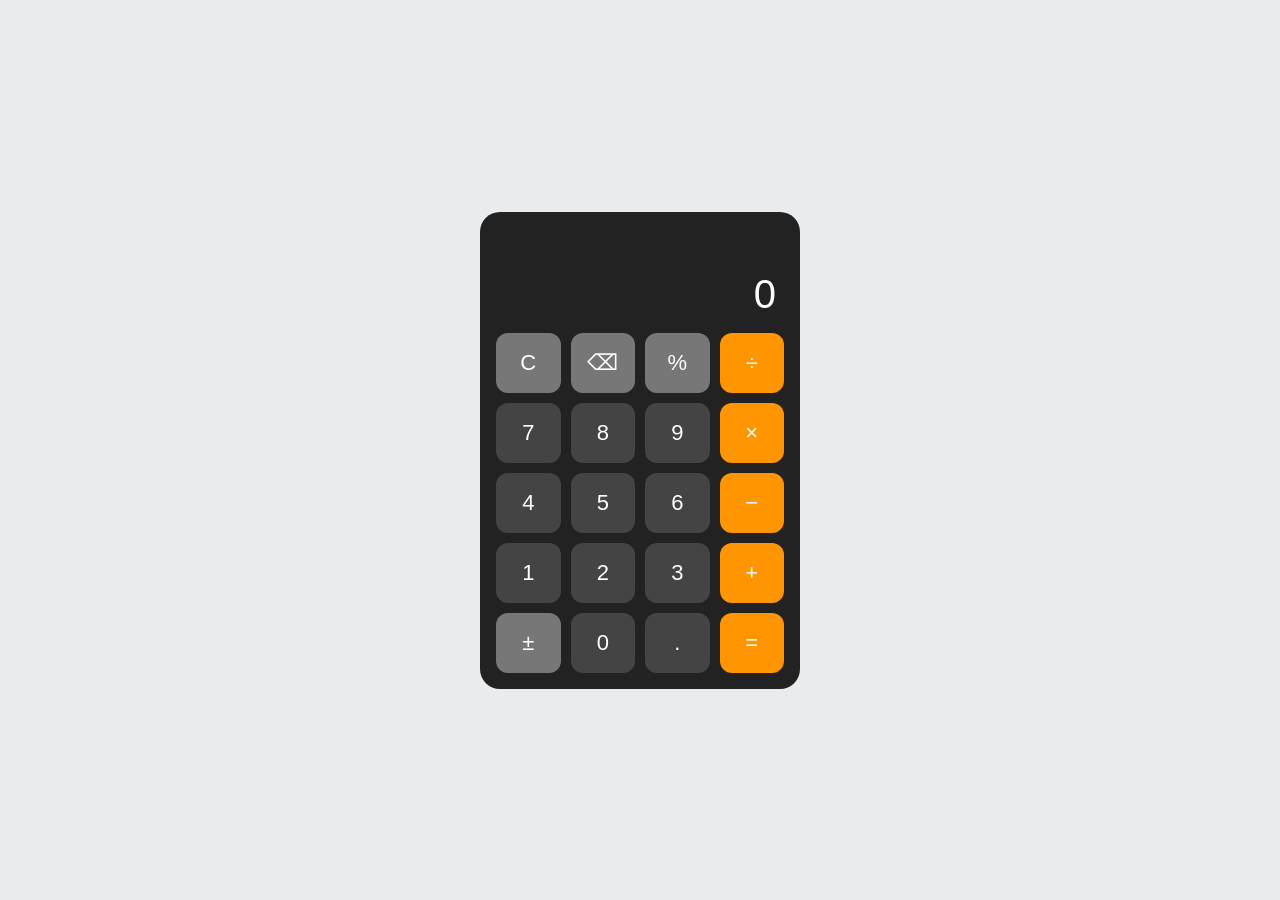
<file: calculator/index.html>
<!DOCTYPE html>
<html lang="vi">
<head>
  <meta charset="UTF-8">
  <meta name="viewport" content="width=device-width, initial-scale=1.0">
  <title>Máy tính cơ bản</title>
  <!-- Gắn file CSS (giao diện) -->
  <link rel="stylesheet" href="style.css">
</head>
<body>

  <div class="calculator">

    <!-- Màn hình hiển thị -->
    <div class="screen">
      <div id="expression" class="expression"></div>
      <div id="display" class="display">0</div>
    </div>

    <!-- Các nút bấm. onclick gọi hàm tương ứng trong script.js -->
    <div class="buttons">
      <button class="gray" onclick="clearAll()">C</button>
      <button class="gray" onclick="backspace()">⌫</button>
      <button class="gray" onclick="percent()">%</button>
      <button class="orange" onclick="pressOperator('/')">÷</button>

      <button onclick="pressNumber('7')">7</button>
      <button onclick="pressNumber('8')">8</button>
      <button onclick="pressNumber('9')">9</button>
      <button class="orange" onclick="pressOperator('*')">×</button>

      <button onclick="pressNumber('4')">4</button>
      <button onclick="pressNumber('5')">5</button>
      <button onclick="pressNumber('6')">6</button>
      <button class="orange" onclick="pressOperator('-')">−</button>

      <button onclick="pressNumber('1')">1</button>
      <button onclick="pressNumber('2')">2</button>
      <button onclick="pressNumber('3')">3</button>
      <button class="orange" onclick="pressOperator('+')">+</button>

      <button class="gray" onclick="toggleSign()">±</button>
      <button onclick="pressNumber('0')">0</button>
      <button onclick="pressDot()">.</button>
      <button class="orange" onclick="equals()">=</button>
    </div>

  </div>

  <!-- Gắn file JavaScript (xử lý tính toán) -->
  <script src="script.js"></script>
</body>
</html>
</file>
<file: calculator/style.css>
/* Đặt lại khoảng cách mặc định của trình duyệt */
* {
  box-sizing: border-box;
  margin: 0;
  padding: 0;
}

/* Nền trang, căn máy tính ra giữa màn hình */
body {
  font-family: Arial, sans-serif;
  background-color: #e8ecef;
  min-height: 100vh;
  display: flex;
  justify-content: center;
  align-items: center;
  padding: 16px;
}

/* Khung máy tính */
.calculator {
  width: 100%;
  max-width: 320px;
  background-color: #222;
  border-radius: 20px;
  padding: 16px;
}

/* Màn hình hiển thị số */
.screen {
  color: white;
  text-align: right;
  padding: 16px 8px;
  min-height: 100px;
  word-wrap: break-word;
}

.expression {
  font-size: 16px;
  color: #999;
  min-height: 20px;
}

.display {
  font-size: 40px;
  margin-top: 8px;
}

/* Lưới nút bấm: 4 cột đều nhau */
.buttons {
  display: grid;
  grid-template-columns: repeat(4, 1fr);
  gap: 10px;
}

/* Kiểu chung cho tất cả các nút */
button {
  font-size: 22px;
  height: 60px;
  border: none;
  border-radius: 12px;
  background-color: #444;
  color: white;
  cursor: pointer;
}

button:hover {
  opacity: 0.85;
}

button:active {
  transform: scale(0.95);
}

/* Nút xám (C, ⌫, %, ±) */
button.gray {
  background-color: #777;
}

/* Nút cam (phép tính và dấu =) */
button.orange {
  background-color: #ff9500;
}
</file>
